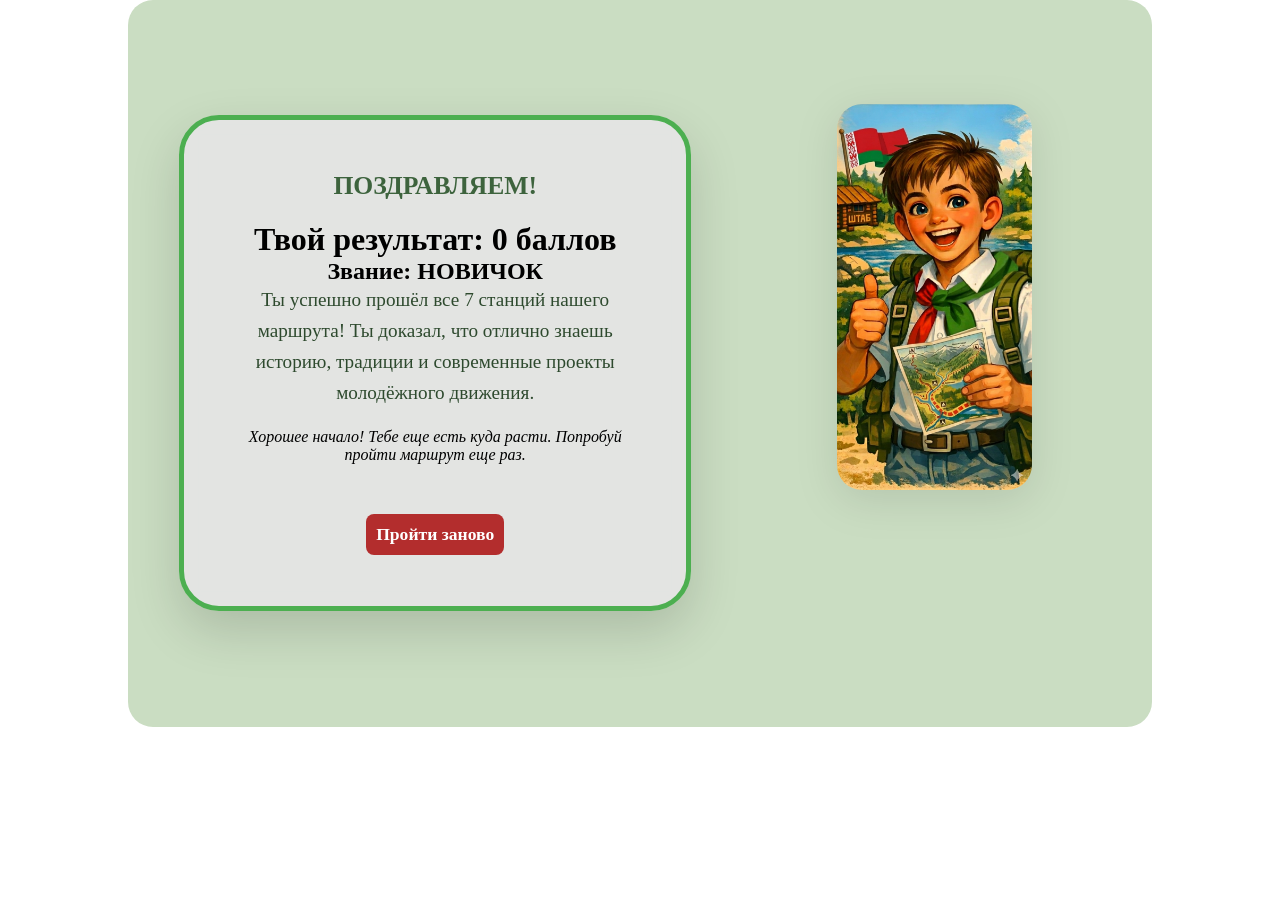
<file: finish.html>
<!DOCTYPE html>
<html lang="en">
<head>
    <meta charset="UTF-8">
    <meta name="viewport" content="width=device-width, initial-scale=1.0">
    <title>Финал: Пионер-Лидер</title>
     <link rel="stylesheet" href="style.css">
</head>
<body>
   <div class="start" style="flex-direction: column; justify-content: center; align-items: center; height: auto; max-height: 90vh; padding: 5% 0;">
        <div class="final-card" style="margin-left:5%; width: 50%;" >
            <h1 class="start_text_h1">ПОЗДРАВЛЯЕМ!</h1>
            <h1>Твой результат: <span id="final-points">0</span> баллов</h1>
    <h2 id="rank-text">Определяем ранг...</h2>
            
            <p style="font-size: 1.2rem; line-height: 1.6; color: #2e4a2e; margin-bottom: 20px;">
                Ты успешно прошёл все 7 станций нашего маршрута! Ты доказал, что отлично знаешь историю, традиции и современные проекты молодёжного движения.
            </p>

            <p id="feedback-message" style="font-style: italic; margin-bottom: 30px;"></p>

            <div style="display: flex; gap: 15px; justify-content: center; flex-wrap: wrap;">
                <a href="index.html" class="option_btn" style="width: auto; text-decoration: none; background-color: #b32d2d; color: white;" onclick="resetGame()">Пройти заново</a>
            </div>
        </div>
        
        <div class="start_img" style="margin-top: 30px;">
            <img src="pazan.png" alt="Пионер" style="max-width: 50%">
        </div>
    </div>
    <script src="script.js"></script>
</body>
</html>
</file>
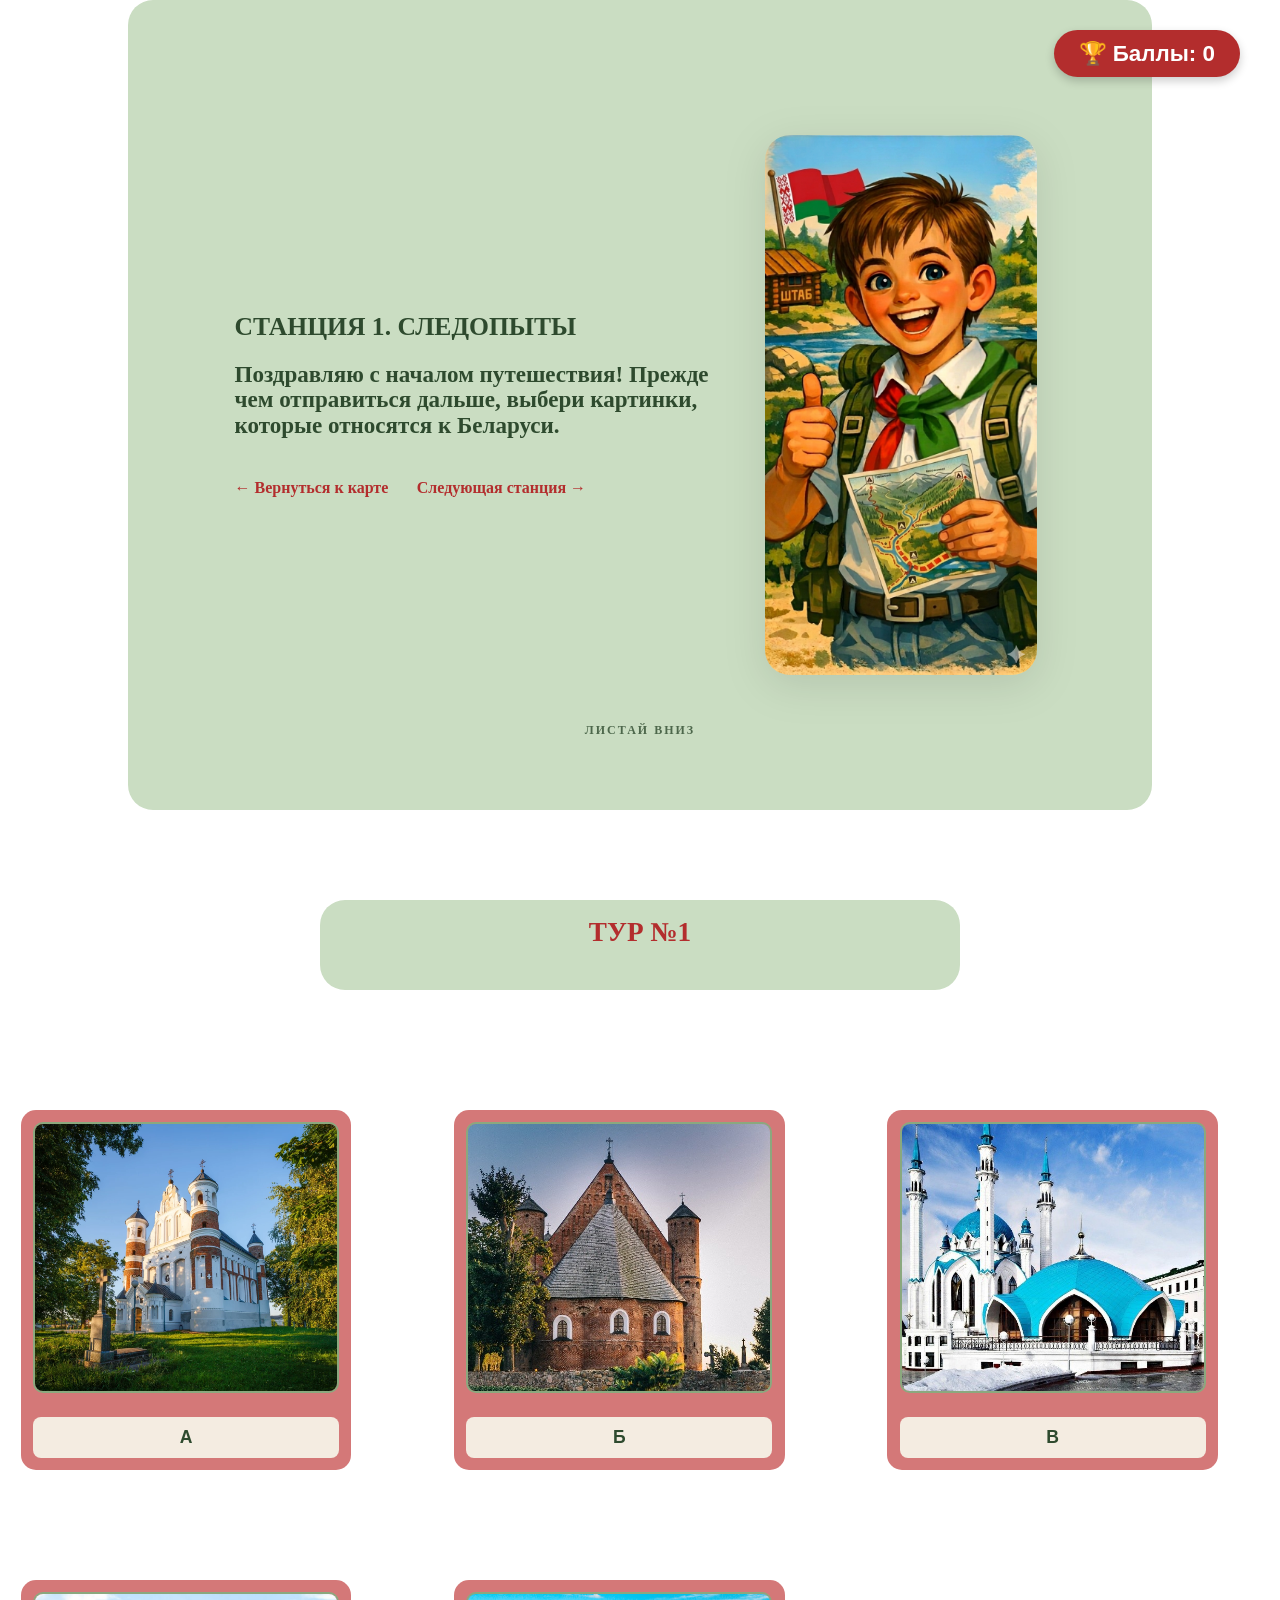
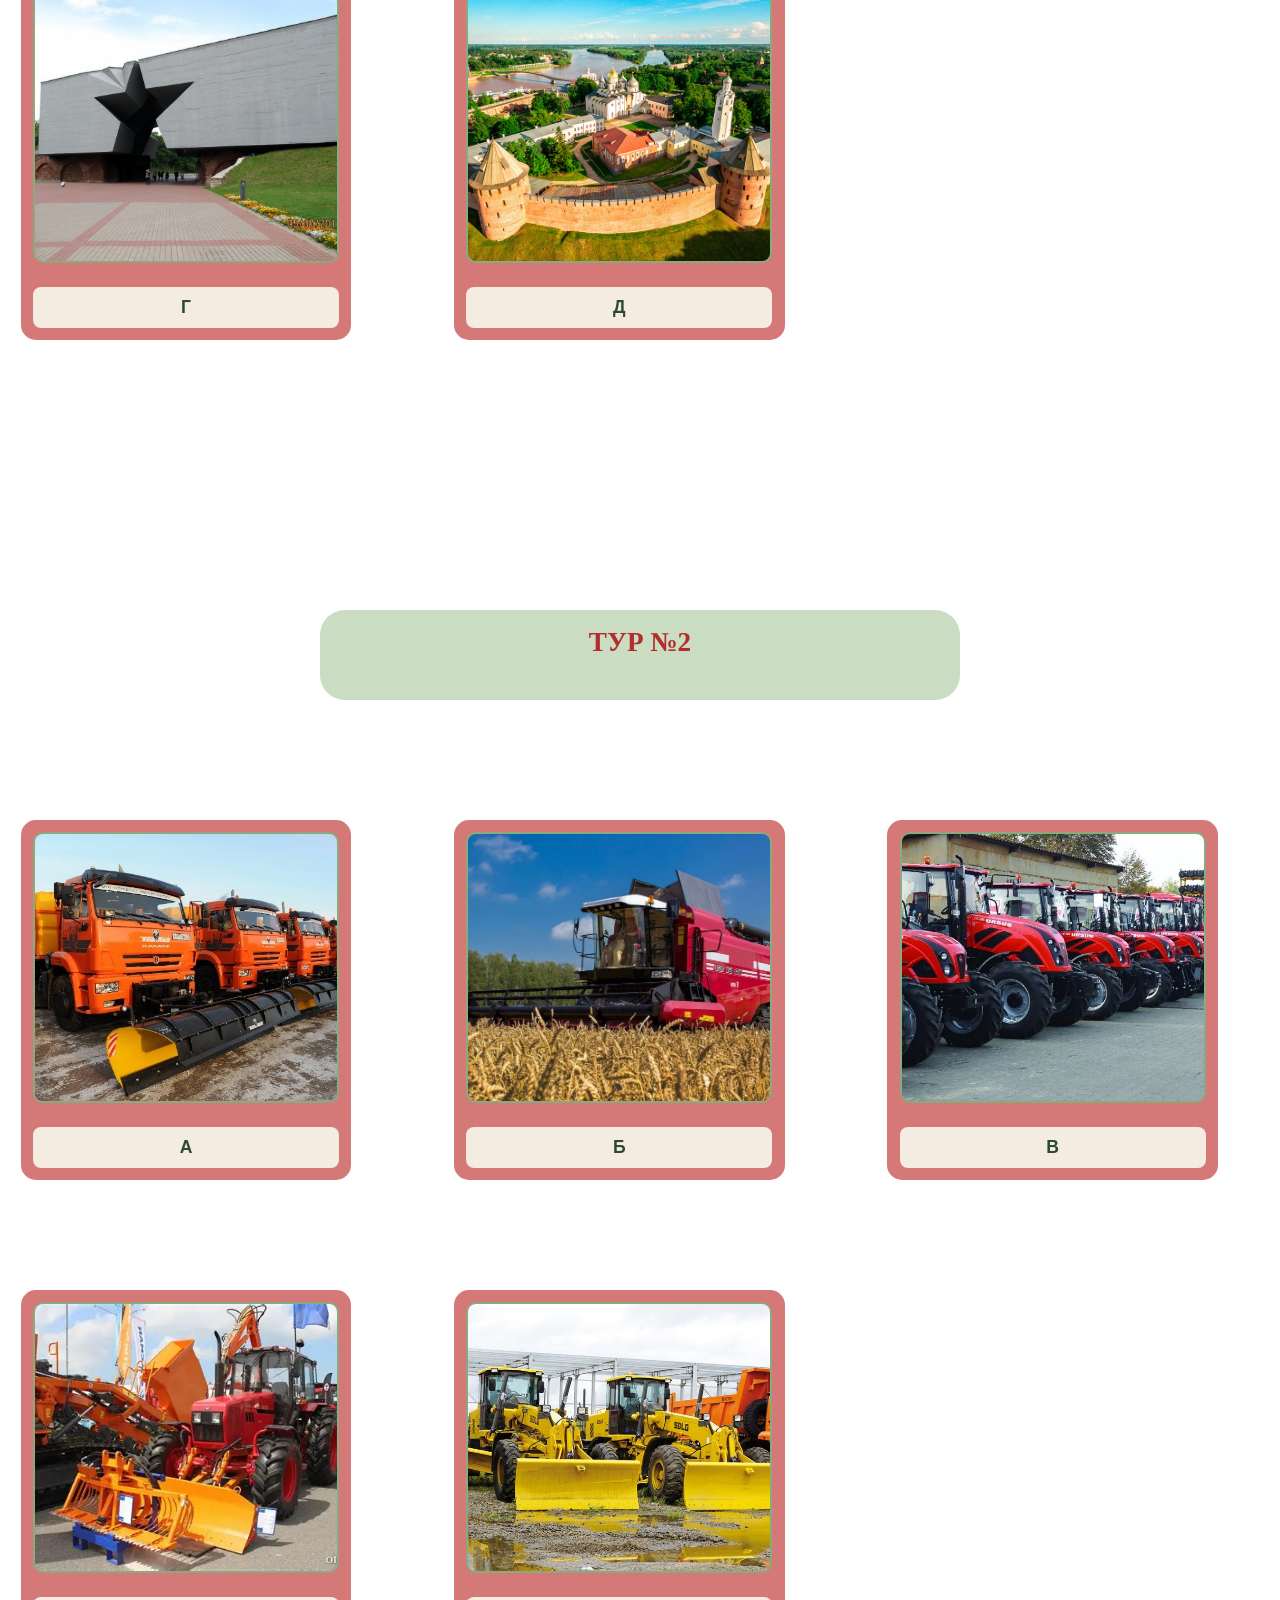
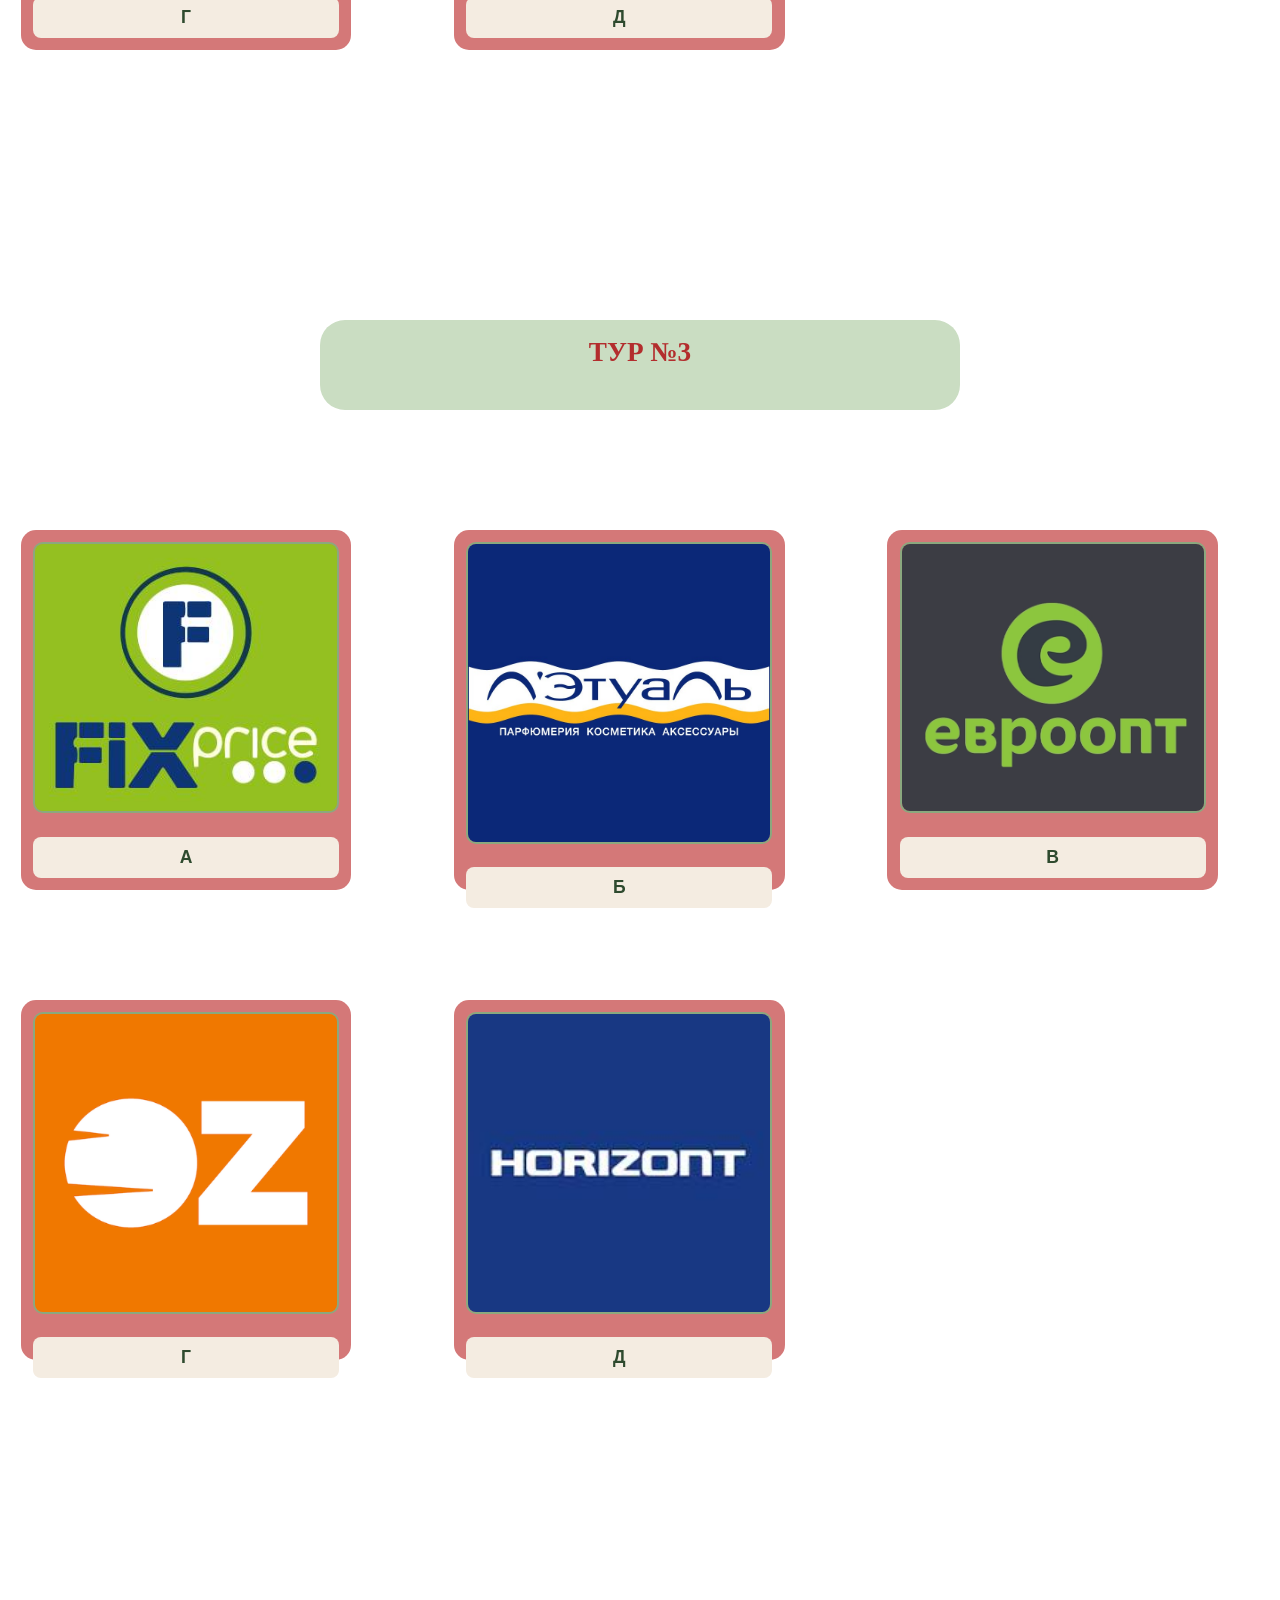
<file: station1.html>
<!DOCTYPE html>
<html lang="en">
<head>
    <meta charset="UTF-8">
    <meta name="viewport" content="width=device-width, initial-scale=1.0">
    <title>СТАНЦИЯ 1. СЛЕДОПЫТЫ</title>
    <link rel="stylesheet" href="style.css">
</head>
<body>
<div class="score-board">🏆 Баллы: <span id="total-score">0</span></div>
    <div class="start">
        <div class="start_text">
            <h1 class="start_text_h1">СТАНЦИЯ 1. СЛЕДОПЫТЫ</h1>
            <h1>Поздравляю с началом путешествия! Прежде чем отправиться дальше, выбери картинки, которые относятся к Беларуси.</h1>
            
        

            <a href="index.html" class="back_link">← Вернуться к карте</a>
            <a href="station2.html" class="next_link">Следующая станция →</a>
        </div>
        
        <div class="start_img">
            <img src="pazan.png" alt="Пионер">
        </div>
        <div class="scroll_indicator" onclick="document.querySelector('.tur').scrollIntoView({behavior: 'smooth'})">
        <span class="scroll_text">Листай вниз</span>
        <div class="arrow_container">
            <div class="chevron"></div>
            <div class="chevron"></div>
            <div class="chevron"></div>
        </div>
        </div>
    </div>
    <div class="tur">
        <h1>Тур №1</h1>
    </div>
    <div class="quiz_grid">
            <div class="quiz_item">
                <img src="тур1_а.webp" alt="Вариант А">
                <button class="option_btn correct" onclick="checkAnswer(this)">А</button>
            </div>
            <div class="quiz_item">
                <img src="тур1_б.jpg" alt="Вариант Б">
                <button class="option_btn correct" onclick="checkAnswer(this)">Б</button>
            </div>
            <div class="quiz_item">
                <img src="тур1_в.jpg" alt="Вариант В">
                <button class="option_btn wrong" onclick="checkAnswer(this)">В</button>
            </div>
            <div class="quiz_item">
                <img src="тур1_г.jpg" alt="Вариант Г">
                <button class="option_btn correct" onclick="checkAnswer(this)">Г</button>
            </div>
            <div class="quiz_item">
                <img src="тур1_д.png" alt="Вариант Д">
                <button class="option_btn wrong" onclick="checkAnswer(this)">Д</button>
            </div>
         </div>
         <div class="tur">
        <h1>Тур №2</h1>
    </div>
    <div class="quiz_grid">
            <div class="quiz_item">
                <img src="тур2_а.jpg" alt="Вариант А">
                <button class="option_btn wrong" onclick="checkAnswer(this)">А</button>
            </div>
            <div class="quiz_item">
                <img src="тур2_б.jpg" alt="Вариант Б">
                <button class="option_btn correct" onclick="checkAnswer(this)">Б</button>
            </div>
            <div class="quiz_item">
                <img src="тур2_в.jpg" alt="Вариант В">
                <button class="option_btn wrong" onclick="checkAnswer(this)">В</button>
            </div>
            <div class="quiz_item">
                <img src="тур2_г.png" alt="Вариант Г">
                <button class="option_btn correct" onclick="checkAnswer(this)">Г</button>
            </div>
            <div class="quiz_item">
                <img src="тур2_д.jpg" alt="Вариант Д">
                <button class="option_btn wrong" onclick="checkAnswer(this)">Д</button>
            </div>
         </div>
         <div class="tur">
        <h1>Тур №3</h1>
    </div>
    <div class="quiz_grid">
            <div class="quiz_item">
                <img src="тур3_а.png" alt="Вариант А">
                <button class="option_btn wrong" onclick="checkAnswer(this)">А</button>
            </div>
            <div class="quiz_item">
                <img src="тур3_б.png" alt="Вариант Б">
                <button class="option_btn wrong" onclick="checkAnswer(this)">Б</button>
            </div>
            <div class="quiz_item">
                <img src="тур3_в.png" alt="Вариант В">
                <button class="option_btn correct" onclick="checkAnswer(this)">В</button>
            </div>
            <div class="quiz_item">
                <img src="тур3_г.png" alt="Вариант Г">
                <button class="option_btn correct" onclick="checkAnswer(this)">Г</button>
            </div>
            <div class="quiz_item">
                <img src="тур3_д.png" alt="Вариант Д">
                <button class="option_btn correct" onclick="checkAnswer(this)">Д</button>
            </div>
         </div>

         <div id="finish-block" class="start" style="display: none; margin-top: 50px; margin-bottom: 50px;">
            <div class="start_text">
                <h1 class="start_text_h1">БЕЗУПРЕЧНО!</h1>
                <h1>Ты настоящий знаток своей Родины! Все испытания первой станции пройдены. Ты доказал, что достоин звания следопыта.</h1>
                <a href="station2.html" class="next_link">Следующая станция →</a>
            </div>
            <div class="start_img">
                <img src="pazan.png" alt="Пионер">
    </div>
</div>
<script src="script.js"></script>
<script src="script1.js"></script>
</body>
</html>
</file>
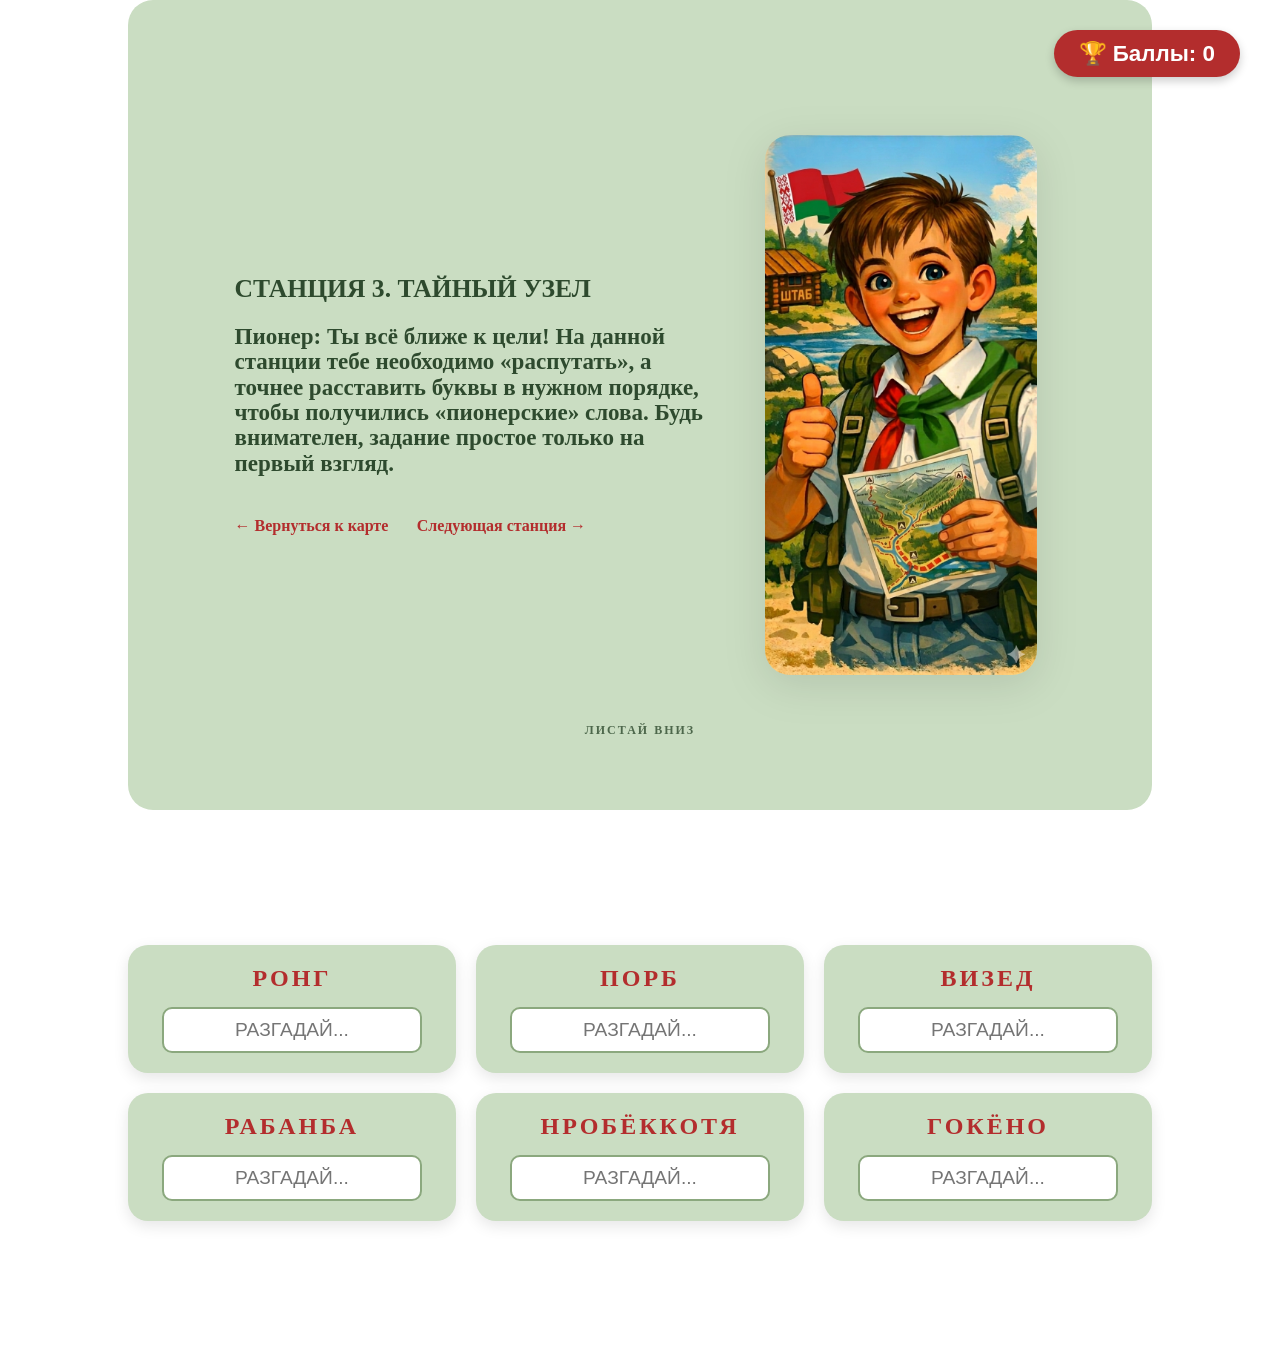
<file: station3.html>
<!DOCTYPE html>
<html lang="en">
<head>
    <meta charset="UTF-8">
    <meta name="viewport" content="width=device-width, initial-scale=1.0">
    <title>Станция 3: Тайный узел</title>
    <link rel="stylesheet" href="style.css">
</head>
<body>
    <div class="score-board">🏆 Баллы: <span id="total-score">0</span></div>
     <div class="start">
        <div class="start_text">
            <h1 class="start_text_h1">СТАНЦИЯ 3. ТАЙНЫЙ УЗЕЛ</h1>
            <h1>Пионер: Ты всё ближе к цели! На данной станции тебе необходимо «распутать», а точнее расставить буквы в нужном порядке, чтобы получились «пионерские» слова. Будь внимателен, задание простое только на первый взгляд.</h1>
            <a href="index.html" class="back_link">← Вернуться к карте</a>
            <a href="station4.html" class="next_link">Следующая станция →</a>
        </div>
        <div class="start_img">
            <img src="pazan.png" alt="Пионер">
        </div>
        <div class="scroll_indicator" onclick="document.querySelector('.game_cont_center').scrollIntoView({behavior: 'smooth'})">
        <span class="scroll_text">Листай вниз</span>
        <div class="arrow_container">
            <div class="chevron"></div>
            <div class="chevron"></div>
            <div class="chevron"></div>
        </div>
        </div>
    </div>

    <div class="game_cont_center">
        <div class="anagram_grid">
            <div class="anagram_item">
                <span class="scrambled">РОНГ</span>
                <input type="text" class="word_input" data-answer="ГОРН" placeholder="Разгадай..." oninput="checkWord(this)" autocomplete="off">
            </div>
            <div class="anagram_item">
                <span class="scrambled">ПОРБ</span>
                <input type="text" class="word_input" data-answer="БРПО" placeholder="Разгадай..." oninput="checkWord(this)" autocomplete="off">
            </div>
            <div class="anagram_item">
                <span class="scrambled">ВИЗЕД</span>
                <input type="text" class="word_input" data-answer="ДЕВИЗ" placeholder="Разгадай..." oninput="checkWord(this)" autocomplete="off">
            </div>
            <div class="anagram_item">
                <span class="scrambled">РАБАНБА</span>
                <input type="text" class="word_input" data-answer="БАРАБАН" placeholder="Разгадай..." oninput="checkWord(this)" autocomplete="off">
            </div>
            <div class="anagram_item">
                <span class="scrambled">НРОБЁККОТЯ</span>
                <input type="text" class="word_input" data-answer="ОКТЯБРЁНОК" placeholder="Разгадай..." oninput="checkWord(this)" autocomplete="off">
            </div>
            <div class="anagram_item">
                <span class="scrambled">ГОКЁНО</span>
                <input type="text" class="word_input" data-answer="ОГОНЁК" placeholder="Разгадай..." oninput="checkWord(this)" autocomplete="off">
            </div>
        </div>
    </div>

    <div id="finish-block" class="start" style="display: none; margin-top: 50px;">
        <div class="start_text">
            <h1 class="start_text_h1">УЗЕЛ РАСПУТАН!</h1>
            <h1>Великолепно! Ты мастерски владеешь пионерским словарем. Все слова расшифрованы верно!</h1>
            <a href="station4.html" class="option_btn" style="text-decoration: none; display: inline-block; width: auto; padding: 15px 30px; background-color: #4CAF50; color: white;">Продолжить путь</a>
        </div>
        <div class="start_img">
            <img src="pazan.png" alt="Пионер">
        </div>
    </div>

    <script src="script.js"></script>
</body>
</html>
</file>
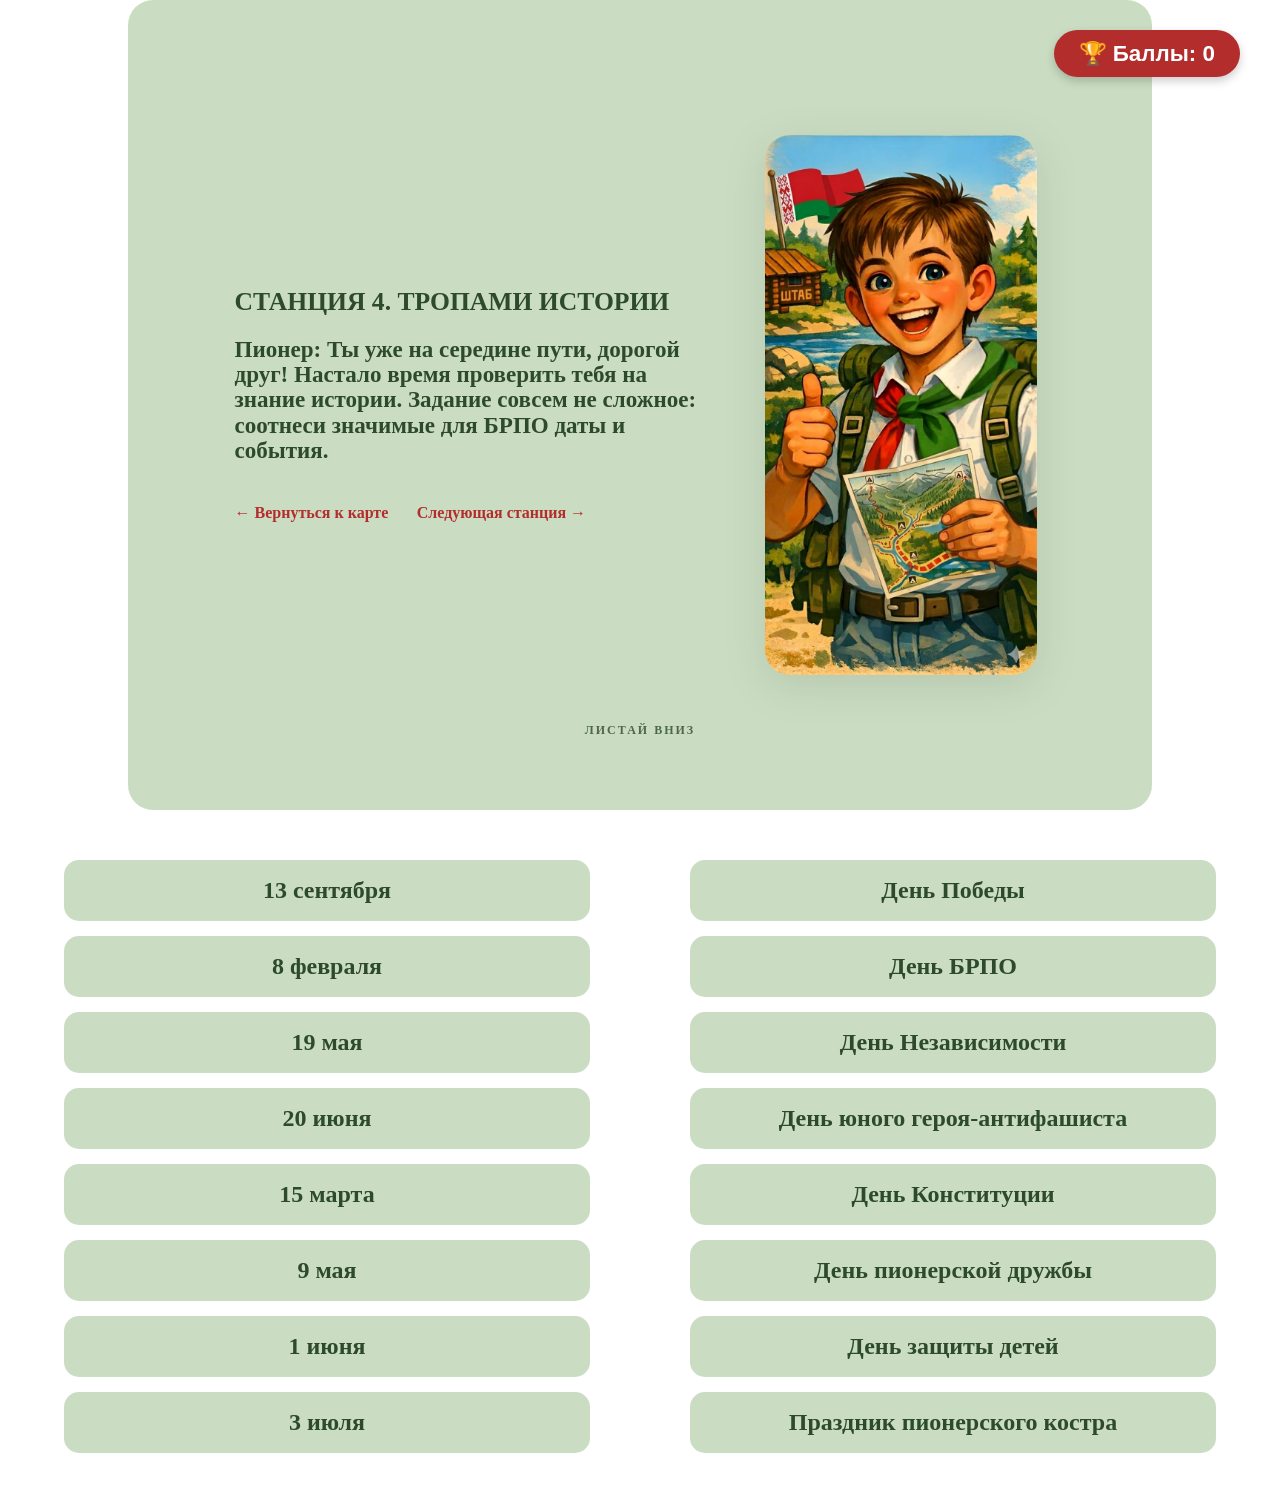
<file: station4.html>
<!DOCTYPE html>
<html lang="en">
<head>
    <meta charset="UTF-8">
    <meta name="viewport" content="width=device-width, initial-scale=1.0">
    <title>СТАНЦИЯ 4. ТРОПАМИ ИСТОРИИ</title>
    <link rel="stylesheet" href="style.css">
</head>
<body>
    <div class="score-board">🏆 Баллы: <span id="total-score">0</span></div>
    <div class="start">
        <div class="start_text">
            <h1 class="start_text_h1">СТАНЦИЯ 4. ТРОПАМИ ИСТОРИИ</h1>
            <h1>Пионер: Ты уже на середине пути, дорогой друг! Настало время проверить тебя на знание истории. Задание совсем не сложное: соотнеси значимые для БРПО даты и события.</h1>
            <a href="index.html" class="back_link">← Вернуться к карте</a>
            <a href="station5.html" class="next_link">Следующая станция →</a>
        </div>
        <div class="start_img">
            <img src="pazan.png" alt="Пионер">
        </div>
        <div class="scroll_indicator" onclick="document.querySelector('.matching_container').scrollIntoView({behavior: 'smooth'})">
        <span class="scroll_text">Листай вниз</span>
        <div class="arrow_container">
            <div class="chevron"></div>
            <div class="chevron"></div>
            <div class="chevron"></div>
        </div>
        </div>
    </div>

    <div class="game_section">
        <div class="matching_container">
            <div class="column" id="dates">
                <div class="match_item" data-id="1">13 сентября</div>
                <div class="match_item" data-id="2">8 февраля</div>
                <div class="match_item" data-id="3">19 мая</div>
                <div class="match_item" data-id="4">20 июня</div>
                <div class="match_item" data-id="5">15 марта</div>
                <div class="match_item" data-id="6">9 мая</div>
                <div class="match_item" data-id="7">1 июня</div>
                <div class="match_item" data-id="8">3 июля</div>
            </div>
            <div class="column" id="events">
                <div class="match_item" data-id="6">День Победы</div>
                <div class="match_item" data-id="1">День БРПО</div>
                <div class="match_item" data-id="8">День Независимости</div>
                <div class="match_item" data-id="2">День юного героя-антифашиста</div>
                <div class="match_item" data-id="5">День Конституции</div>
                <div class="match_item" data-id="3">День пионерской дружбы</div>
                <div class="match_item" data-id="7">День защиты детей</div>
                <div class="match_item" data-id="4">Праздник пионерского костра</div>
            </div>
        </div>
    </div>

    <div id="finish-block" class="start" style="display: none; margin-top: 50px;">
        <div class="start_text">
            <h1 class="start_text_h1">ИСТОРИЯ ОСВОЕНА!</h1>
            <h1>Ты отлично знаешь важные даты. Память о прошлом — это путь в будущее!</h1>
            <a href="station5.html" class="option_btn" style="text-decoration: none; display: inline-block; width: auto; padding: 15px 30px; background-color: #4CAF50; color: white;">Продолжить путь</a>
        </div>
        <div class="start_img">
            <img src="pazan.png" alt="Пионер">
        </div>
    </div>

    

    <script src="script2.js"></script>
    <script src="script.js"></script>
</body>
</html>
</file>
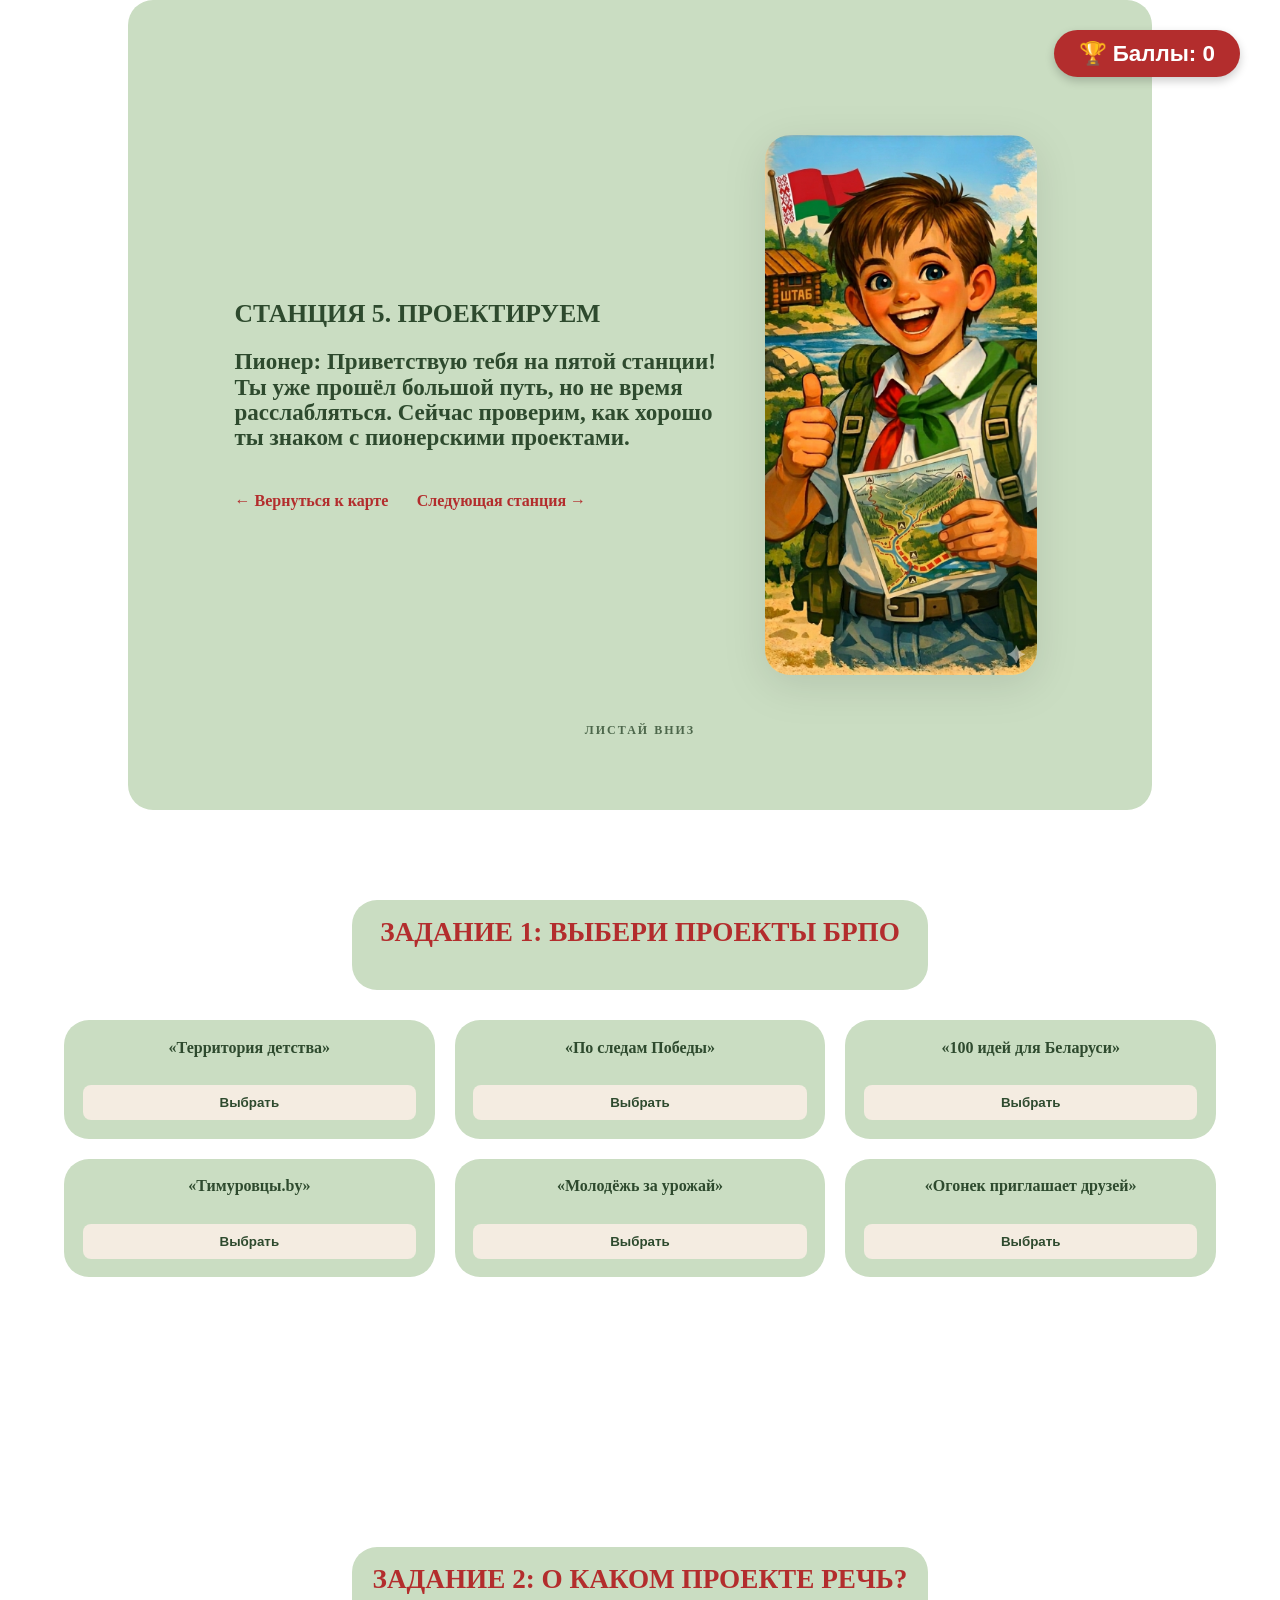
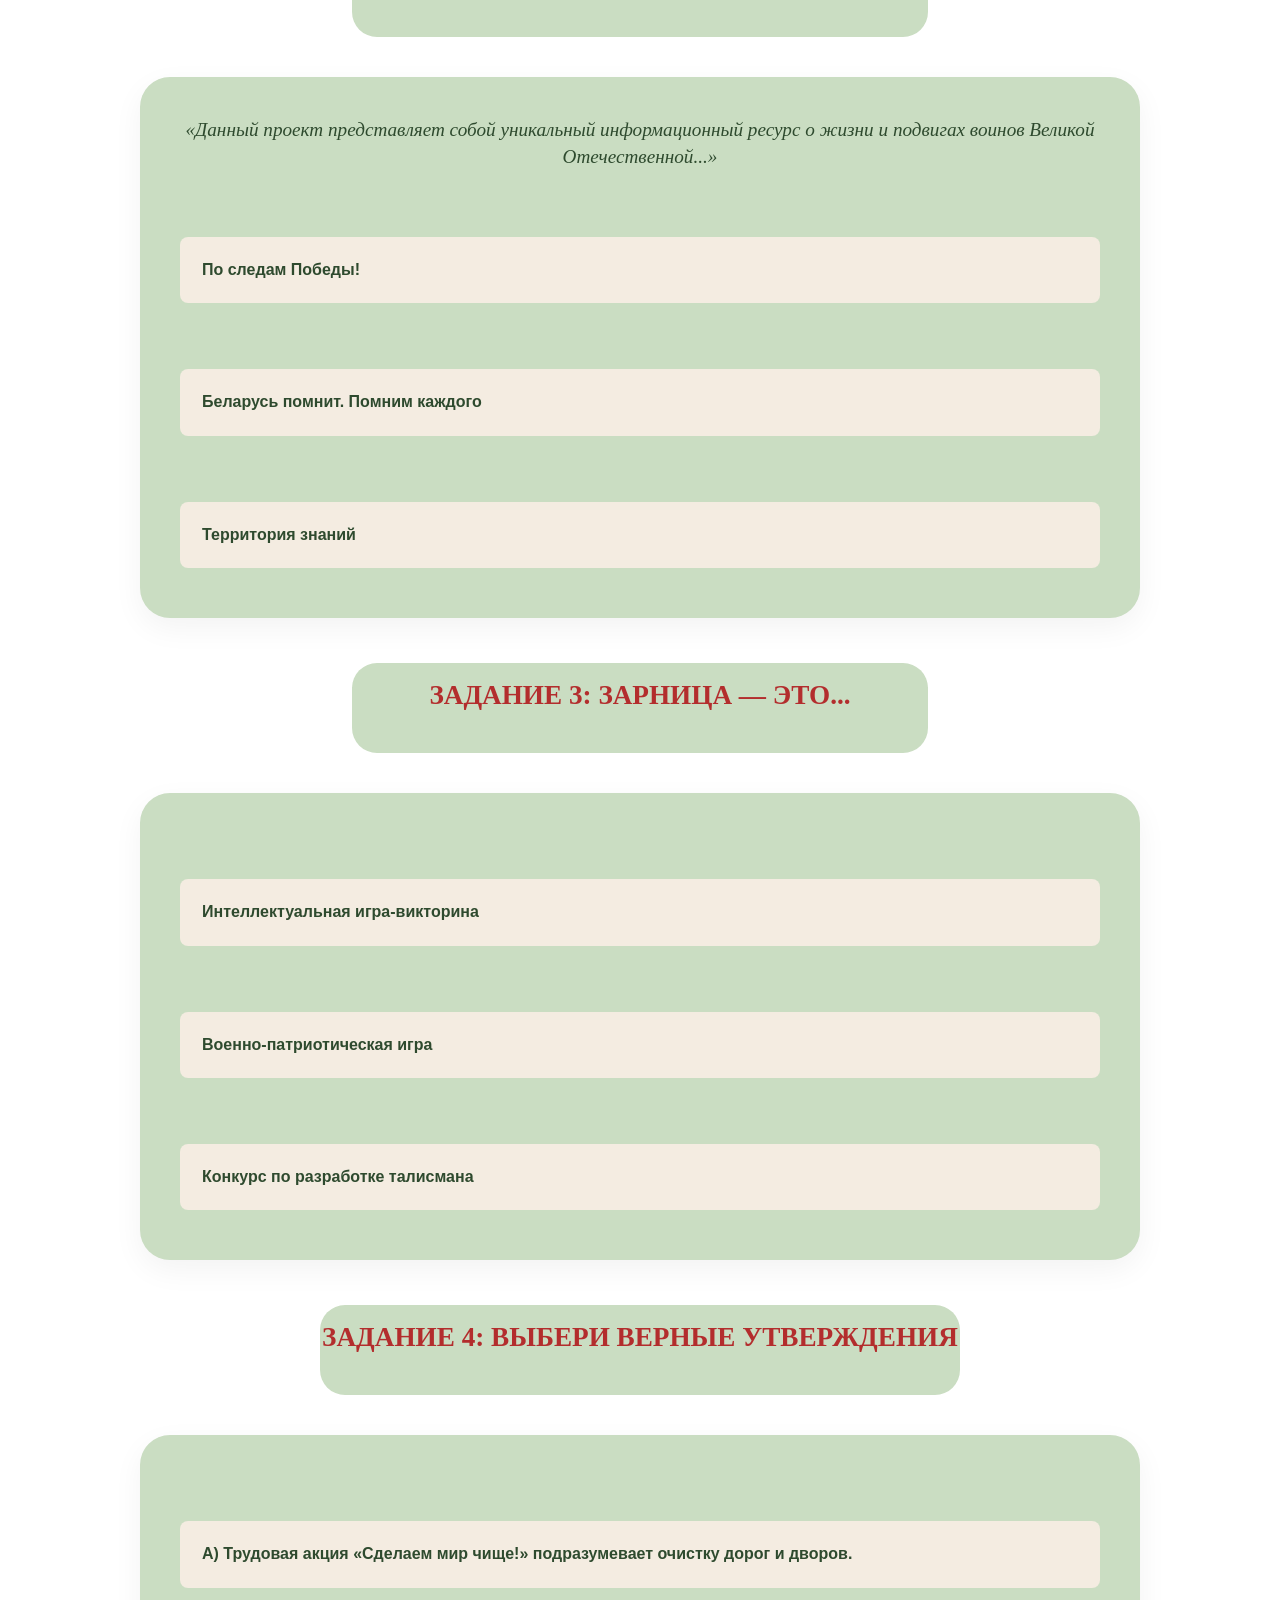
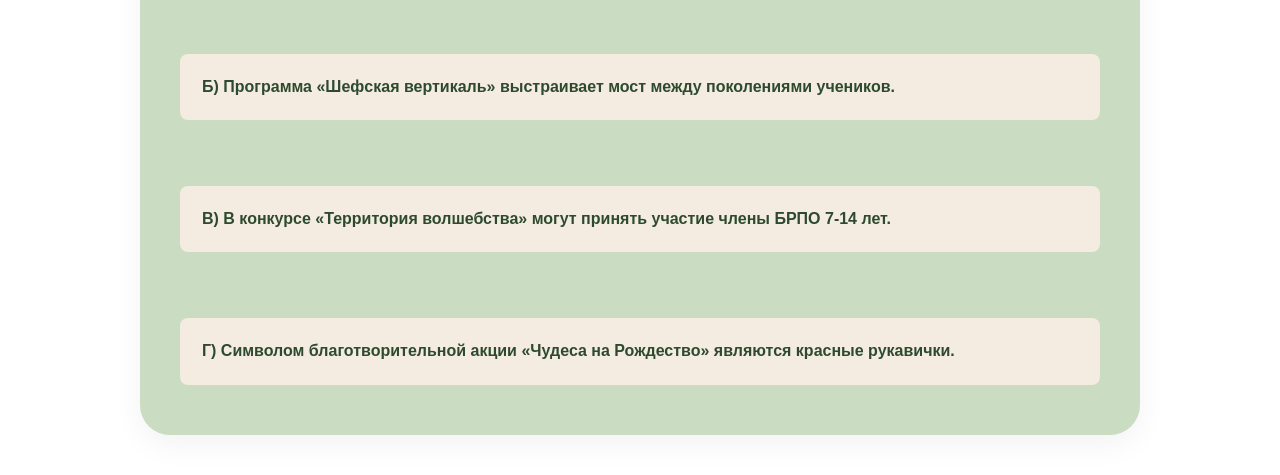
<file: station5.html>
<!DOCTYPE html>
<html lang="en">
<head>
    <meta charset="UTF-8">
    <meta name="viewport" content="width=device-width, initial-scale=1.0">
    <title>СТАНЦИЯ 5. ПРОЕКТИРУЕМ</title>
    <link rel="stylesheet" href="style.css">
</head>
<body>
    <div class="score-board">🏆 Баллы: <span id="total-score">0</span></div>
    <div class="start">
        <div class="start_text">
            <h1 class="start_text_h1">СТАНЦИЯ 5. ПРОЕКТИРУЕМ</h1>
            <h1>Пионер: Приветствую тебя на пятой станции! Ты уже прошёл большой путь, но не время расслабляться. Сейчас проверим, как хорошо ты знаком с пионерскими проектами.</h1>
            <a href="index.html" class="back_link">← Вернуться к карте</a>
            <a href="station6.html" class="next_link">Следующая станция →</a>
        </div>
        <div class="start_img">
            <img src="pazan.png" alt="Пионер">
        </div>
        <div class="scroll_indicator" onclick="document.querySelector('.tur').scrollIntoView({behavior: 'smooth'})">
        <span class="scroll_text">Листай вниз</span>
        <div class="arrow_container">
            <div class="chevron"></div>
            <div class="chevron"></div>
            <div class="chevron"></div>
        </div>
        </div>
    </div>

    <div class="game_section">
        <div class="tur"><h1>Задание 1: Выбери проекты БРПО</h1></div>
        <div class="quiz_grid ">
            <div class="quiz_item_station5">
                <p>«Территория детства»</p>
                <button class="option_btn_station5 correct" onclick="checkProject(this)">Выбрать</button>
            </div>
            <div class="quiz_item_station5">
                <p>«По следам Победы»</p>
                <button class="option_btn_station5 correct" onclick="checkProject(this)">Выбрать</button>
            </div>
            <div class="quiz_item_station5">
                <p>«100 идей для Беларуси»</p>
                <button class="option_btn_station5 wrong" onclick="checkProject(this)">Выбрать</button>
            </div>
            <div class="quiz_item_station5">
                <p>«Тимуровцы.by»</p>
                <button class="option_btn_station5 correct" onclick="checkProject(this)">Выбрать</button>
            </div>
            <div class="quiz_item_station5">
                <p>«Молодёжь за урожай»</p>
                <button class="option_btn_station5 wrong" onclick="checkProject(this)">Выбрать</button>
            </div>
            <div class="quiz_item_station5">
                <p>«Огонек приглашает друзей»</p>
                <button class="option_btn_station5 correct" onclick="checkProject(this)">Выбрать</button>
            </div>
        </div>

        <div class="tur" style="margin-top: 5vh; "><h1>Задание 2: О каком проекте речь?</h1></div>
        <div class="test_container">
            <p class="question_text">«Данный проект представляет собой уникальный информационный ресурс о жизни и подвигах воинов Великой Отечественной...»</p>
            <div class="test_options">
                <button class="option_btn wrong" onclick="checkTest(this)">По следам Победы!</button>
                <button class="option_btn correct" onclick="checkTest(this)">Беларусь помнит. Помним каждого</button>
                <button class="option_btn wrong" onclick="checkTest(this)">Территория знаний</button>
            </div>
        </div>

        <div class="tur" style="margin-top: 5vh; text-align: center;"><h1>Задание 3: Зарница — это...</h1></div>
        <div class="test_container">
            <div class="test_options">
                <button class="option_btn wrong" onclick="checkTest(this)">Интеллектуальная игра-викторина</button>
                <button class="option_btn correct" onclick="checkTest(this)">Военно-патриотическая игра</button>
                <button class="option_btn wrong" onclick="checkTest(this)">Конкурс по разработке талисмана</button>
            </div>
        </div>
    </div>

    <div class="tur" style="margin-top: 5vh; text-align: center;">
    <h1>Задание 4: Выбери верные утверждения</h1>
</div>
<div class="test_container">
    <div class="test_options" style="display: flex; flex-direction: column; gap: 10px; align-items: center;">
        <button class="option_btn wrong" onclick="checkFinalStep(this)">А) Трудовая акция «Сделаем мир чище!» подразумевает очистку дорог и дворов.</button>
        <button class="option_btn correct" onclick="checkFinalStep(this)">Б) Программа «Шефская вертикаль» выстраивает мост между поколениями учеников.</button>
        <button class="option_btn correct" onclick="checkFinalStep(this)">В) В конкурсе «Территория волшебства» могут принять участие члены БРПО 7-14 лет.</button>
        <button class="option_btn correct" onclick="checkFinalStep(this)">Г) Символом благотворительной акции «Чудеса на Рождество» являются красные рукавички.</button>
    </div>
</div>

    <div id="finish-block" class="start" style="display: none; margin-top: 20vh;">
    <div class="start_text">
        <h1 class="start_text_h1">ПРОЕКТЫ ИЗУЧЕНЫ!</h1>
        <h1>Великолепно! Ты настоящий эксперт в деятельности пионерской организации. Остался последний рывок!</h1>
        <a href="station6.html" class="next_link">Следующая станция →</a>
    </div>

    <div class="start_img">
            <img src="pazan.png" alt="Пионер">
        </div>
</div>

    <script src="script3.js"></script>
</body>
</html>
</file>
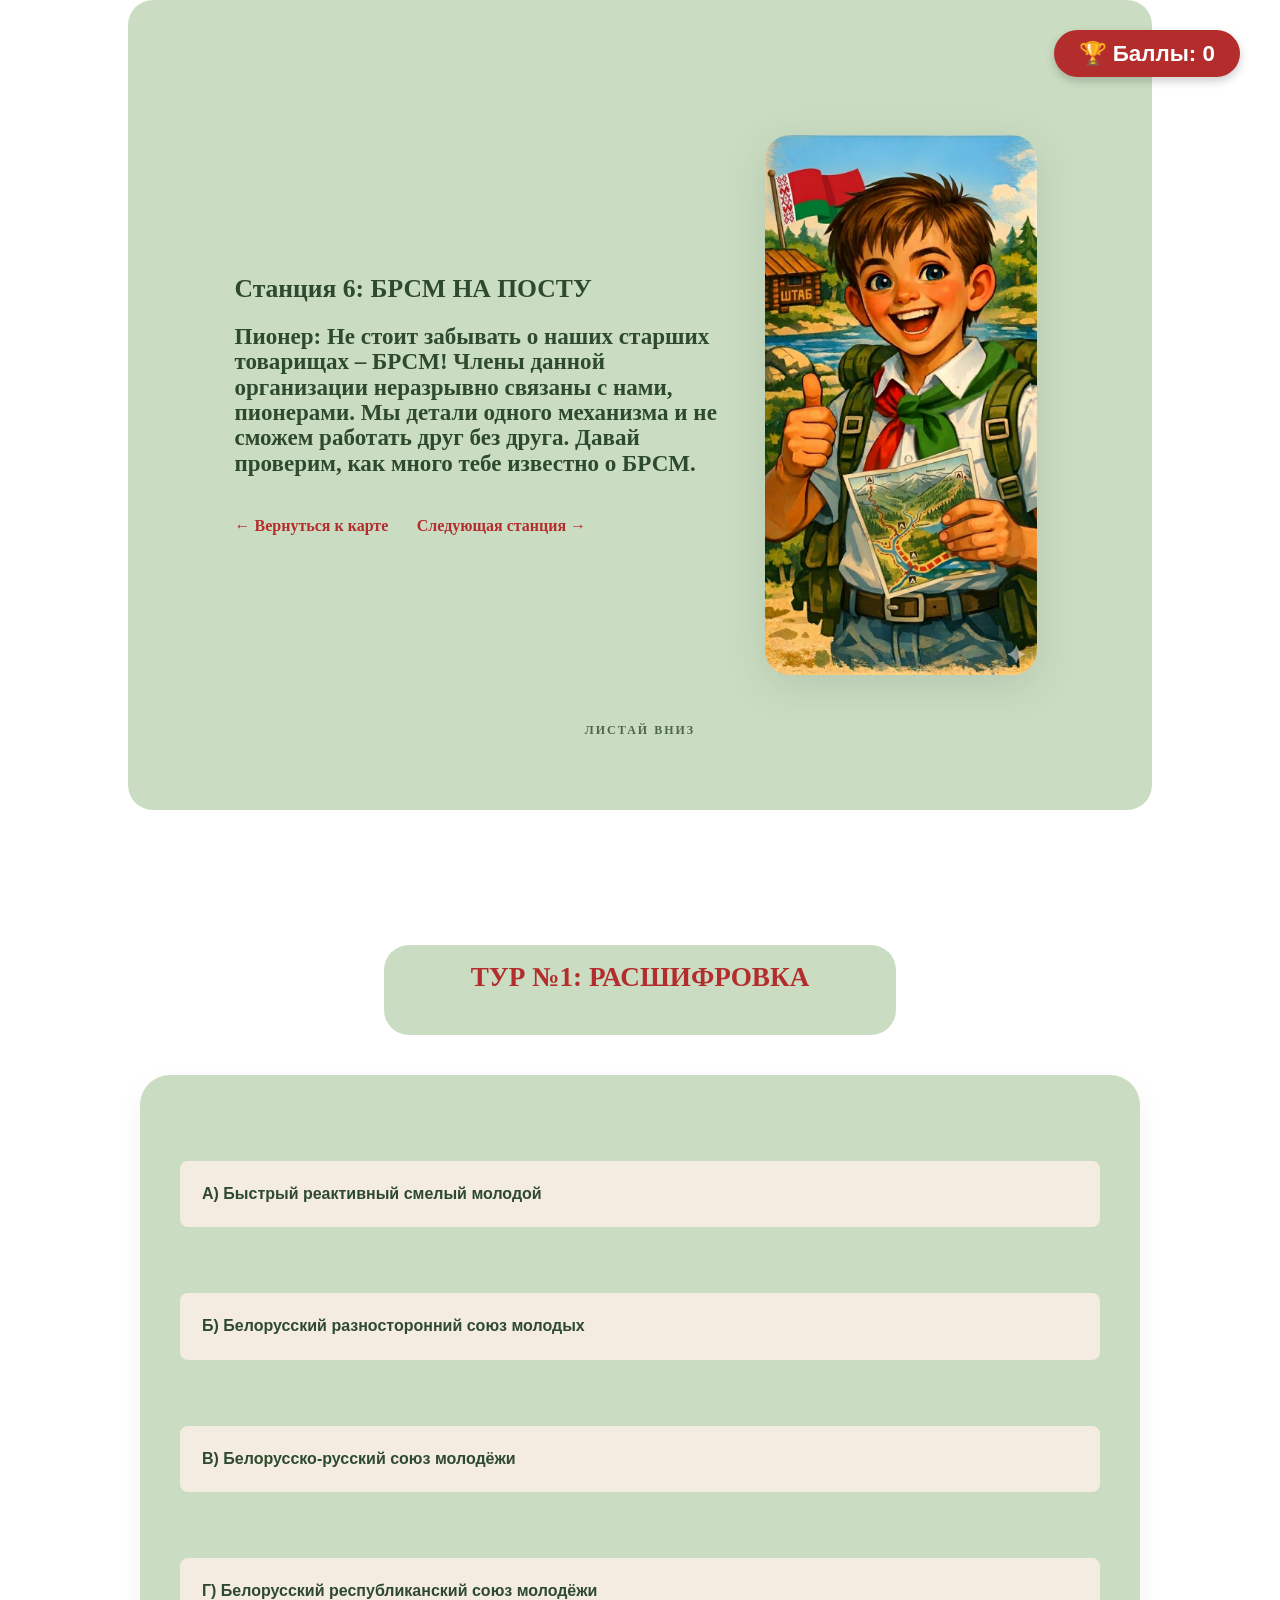
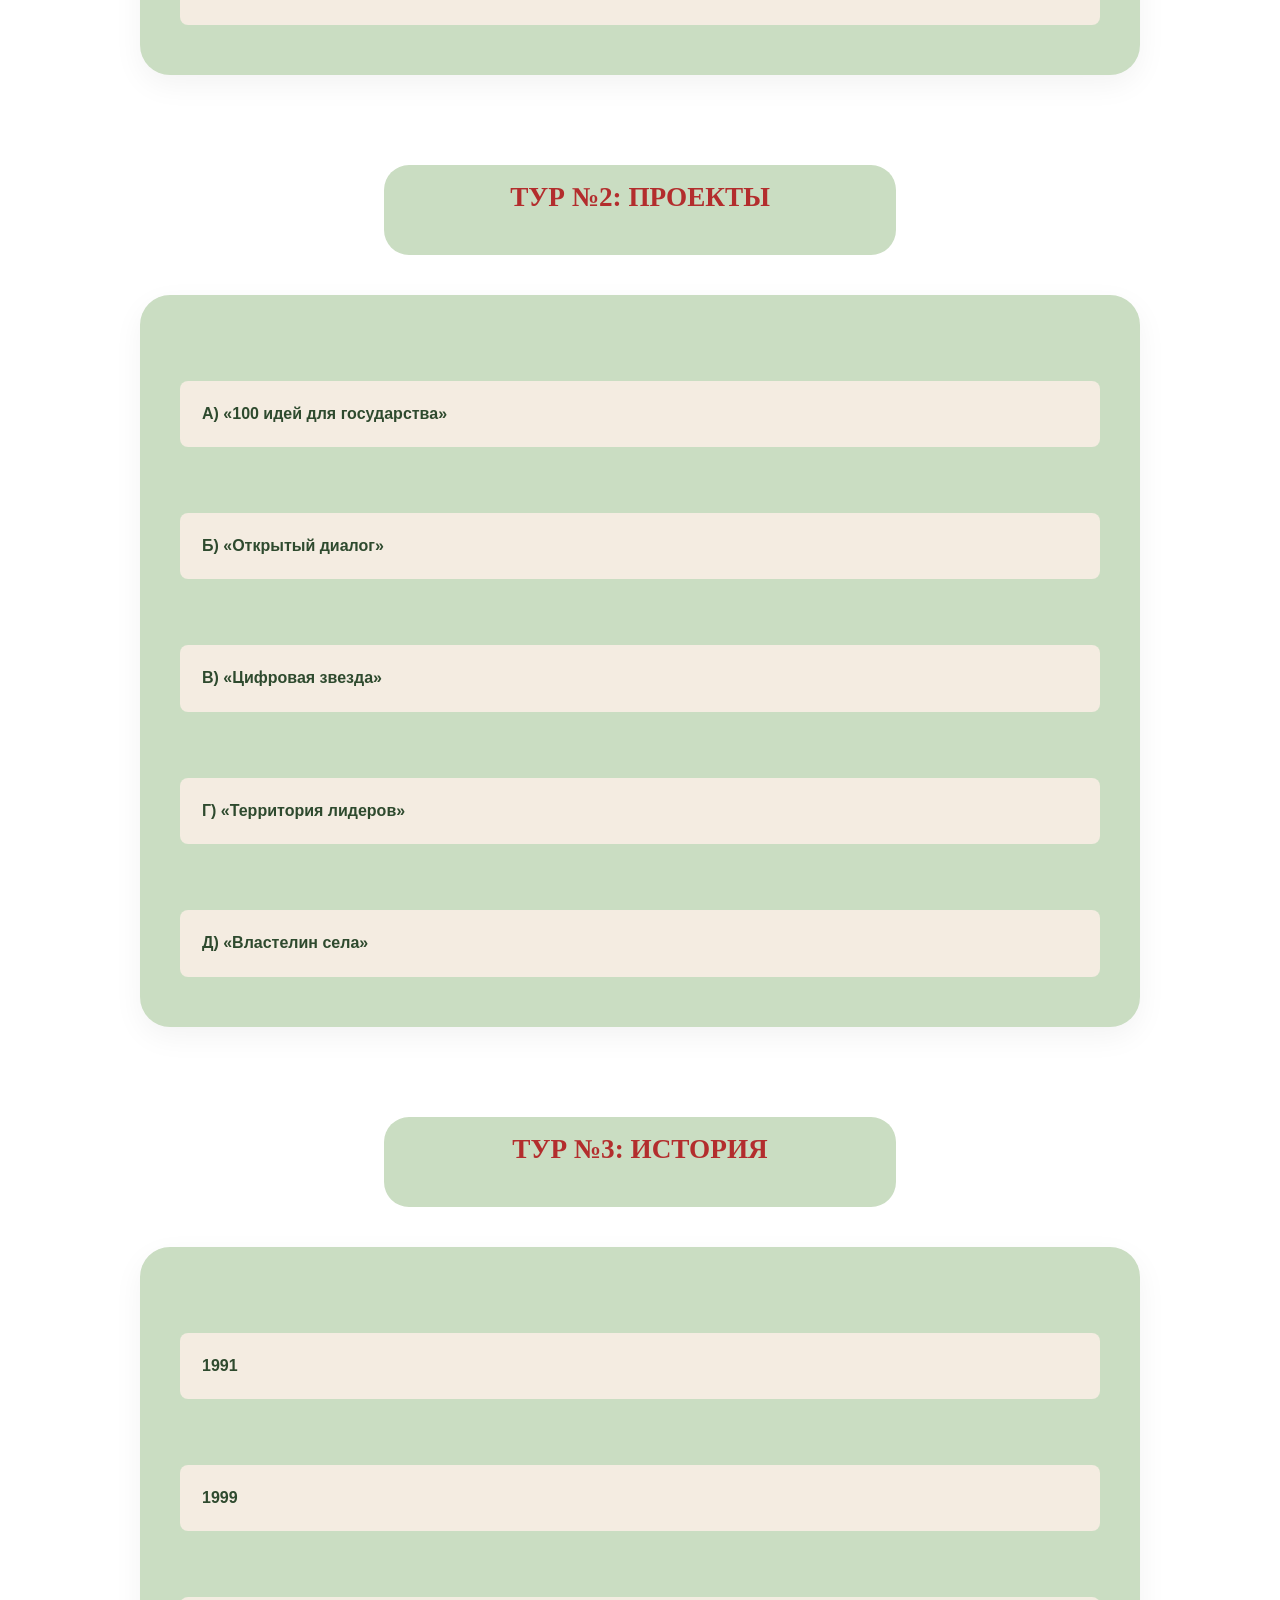
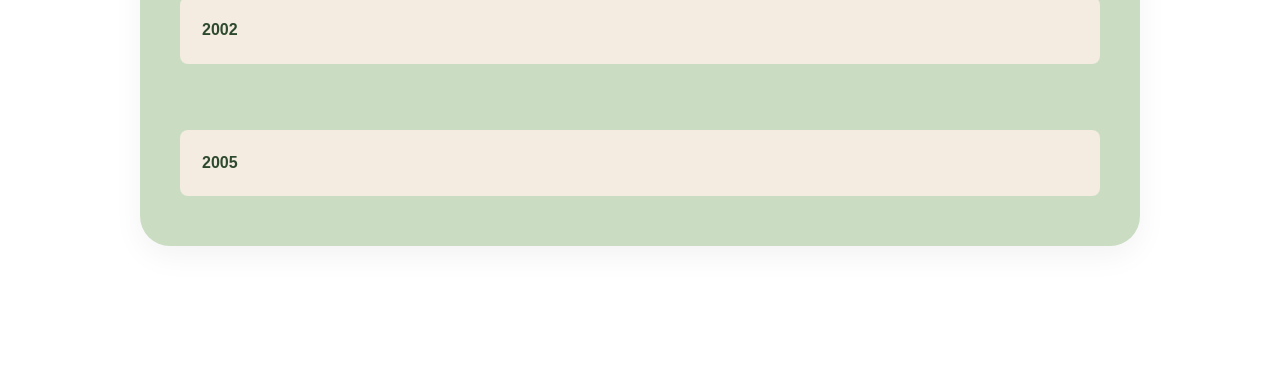
<file: station6.html>
<!DOCTYPE html>
<html lang="en">
<head>
    <meta charset="UTF-8">
    <meta name="viewport" content="width=device-width, initial-scale=1.0">
    <title>Станция 6: БРСМ НА ПОСТУ</title>
    <link rel="stylesheet" href="style.css">
</head>
<body>
    <div class="score-board">🏆 Баллы: <span id="total-score">0</span></div>
    <div class="start">
        <div class="start_text">
            <h1 class="start_text_h1">Станция 6: БРСМ НА ПОСТУ</h1>
            <h1>Пионер: Не стоит забывать о наших старших товарищах – БРСМ! Члены данной организации неразрывно связаны с нами, пионерами. Мы детали одного механизма и не сможем работать друг без друга. Давай проверим, как много тебе известно о БРСМ. </h1>
            <a href="index.html" class="back_link">← Вернуться к карте</a>
            <a href="station7.html" class="next_link">Следующая станция →</a>
        </div>
        <div class="start_img">
            <img src="pazan.png" alt="Пионер">
        </div>
        <div class="scroll_indicator" onclick="document.querySelector('.tur').scrollIntoView({behavior: 'smooth'})">
        <span class="scroll_text">Листай вниз</span>
        <div class="arrow_container">
            <div class="chevron"></div>
            <div class="chevron"></div>
            <div class="chevron"></div>
        </div>
        </div>
    </div>



    <div class="game_cont_center">
        <div class="tur">
            <h1>Тур №1: Расшифровка</h1>
        </div>
        <div class="test_container">
            <div class="test_options">
                <button class="option_btn wrong" onclick="checkFinal(this, true)">А) Быстрый реактивный смелый молодой</button>
                <button class="option_btn wrong" onclick="checkFinal(this, true)">Б) Белорусский разносторонний союз молодых</button>
                <button class="option_btn wrong" onclick="checkFinal(this, true)">В) Белорусско-русский союз молодёжи</button>
                <button class="option_btn correct" onclick="checkFinal(this, true)">Г) Белорусский республиканский союз молодёжи</button>
            </div>
        </div>

        <div class="tur">
            <h1>Тур №2: Проекты</h1>
        </div>
        <div class="test_container">
            <div class="test_options">
                <button class="option_btn wrong" onclick="checkFinal(this)">А) «100 идей для государства»</button>
                <button class="option_btn correct" onclick="checkFinal(this)">Б) «Открытый диалог»</button>
                <button class="option_btn correct" onclick="checkFinal(this)">В) «Цифровая звезда»</button>
                <button class="option_btn wrong" onclick="checkFinal(this)">Г) «Территория лидеров»</button>
                <button class="option_btn correct" onclick="checkFinal(this)">Д) «Властелин села»</button>
            </div>
        </div>

        <div class="tur">
            <h1>Тур №3: История</h1>
        </div>
        <div class="test_container">
            <div class="test_options">
                <button class="option_btn wrong" onclick="checkFinal(this, true)">1991</button>
                <button class="option_btn wrong" onclick="checkFinal(this, true)">1999</button>
                <button class="option_btn correct" onclick="checkFinal(this, true)">2002</button>
                <button class="option_btn wrong" onclick="checkFinal(this, true)">2005</button>
            </div>
        </div>
    </div>




    <div id="finish-block" class="start" style="display: none; margin-top: 50px;">
        <div class="start_text">
            <h1 class="start_text_h1">МОЛОДЕЦ!</h1>
            <h1>Ура! Ты прошел почти все испытания и доказываешь, что являешься настоящим знатоком пионерского движения. </h1>
             <a href="station7.html" class="next_link">Следующая станция →</a>
        </div>
        <div class="start_img">
            <img src="pazan.png" alt="Пионер">
        </div>
    </div>

    <script src="script4.js"></script>
    <script src="script.js"></script>
</body>
</html>
</file>
<file: style.css>
*{
    margin: 0%;
    padding: 0%;
    box-sizing: border-box;
}

.scroll_indicator {
    margin-bottom: 2%;
    position: absolute;
    bottom: 20px;
    left: 50%;
    transform: translateX(-50%);
    display: flex;
    flex-direction: column;
    align-items: center;
    cursor: pointer;
    z-index: 20;
}

.scroll_text {
    font-size: 0.75rem;
    font-weight: bold;
    color: #2e4a2e;
    letter-spacing: 2px;
    text-transform: uppercase;
    margin-bottom: 8px;
    opacity: 0.8;
}

/* Контейнер для шевронов */
.arrow_container {
    position: relative;
    width: 24px;
    height: 24px;
}

.chevron {
    position: absolute;
    width: 24px;
    height: 6px;
    opacity: 0;
    transform: scale3d(0.5, 0.5, 0.5);
    animation: move-chevron 3s ease-out infinite;
}

.chevron:first-child {
    animation-delay: 1s;
}

.chevron:nth-child(2) {
    animation-delay: 2s;
}

.chevron:before,
.chevron:after {
    content: ' ';
    position: absolute;
    top: 0;
    height: 100%;
    width: 51%;
    background: #b32d2d; /* Цвет твоего галстука */
}

.chevron:before {
    left: 0;
    transform: skew(0deg, 30deg);
}

.chevron:after {
    right: 0;
    width: 50%;
    transform: skew(0deg, -30deg);
}

/* Анимация движения и появления */
@keyframes move-chevron {
    25% {
        opacity: 1;
    }
    33% {
        opacity: 1;
        transform: translateY(15px);
    }
    67% {
        opacity: 1;
        transform: translateY(30px);
    }
    100% {
        opacity: 0;
        transform: translateY(45px) scale3d(0.5, 0.5, 0.5);
    }
}

.score-board {
    position: fixed;
    top: 20px;
    right: 20px;
    background: #b32d2d;
    color: white;
    padding: 10px 20px;
    border-radius: 50px;
    font-weight: bold;
    z-index: 1000;
    box-shadow: 0 4px 10px rgba(0,0,0,0.2);
    font-family: sans-serif;
}

.start {
    position: relative;
    width: 80%;           /* Занимает 90% ширины экрана */
    min-height: auto; 
    max-height: 90vh;    /* Высота подстраивается под текст */
    margin: 30px auto;    /* Отступ сверху/снизу и центрирование */
    display: flex;
    flex-wrap: wrap;      /* Важно: позволяет картинке уйти под текст на узких экранах */
    justify-content: center;
    align-items: center;
    border-radius: 25px;
    background-color: rgb(202, 221, 194);
    padding: 20px;        /* Внутренние отступы, чтобы текст не прилипал */
}
.start_text{
    flex: 1 1 500px; /* Позволяет блоку занимать доступное место, но не менее 500px */
    max-height: 90vh; 
    padding: 2%;
    width: 70%; 
    h1{
        font-size: clamp(1rem, 1.8vw, 1.8rem);
        line-height: 1.1;
        color: #2e4a2e;
        margin-bottom: 1.3rem;
    }
    h2{
        font-size: 1.5rem;
        margin-top: 2%;
    }
    ul{
        font-size: clamp(1rem, 1.8vw, 1.5rem);
        margin-top: 1.5rem;
        margin-left: 1.5rem;
        list-style-type: none;
    }
    li{
        margin-bottom: 0.8rem;
        position: relative;
    }
}

.start_text ul li::before {
    content: "🚩";
    margin-right: 10px;
}

.start_text_h1{
    font-size: clamp(1.1rem, 2vw, 1.8rem) !important;
    font-weight: bold;
    color: #3d633d;
}
.start_img{
    width: 40%;
    flex: 1 1 300px;      /* Блок картинки также эластичен */
    display: flex;
    justify-content: center;
    align-items: center;
    padding: 10px;
    max-height: 90vh; 
    img{          /* Картинка подстраивается под размер родителя */
    max-width: 90%;     /* Ограничим максимальный размер, чтобы не была огромной */
    border-radius: 25px;
    max-height: 80vh; 
    }
}

.maps{
    width: 80%;
    height: 95vh;
    margin-left: 10%;
    margin-top: 15vh;
    margin-bottom: 15vh;
    
}
.maps_cont{
    width: 100%;
    height: 100%;
    background-color: rgb(202, 221, 194);
    border-radius: 25px;
    display: flex;
    justify-content: center;
    align-items: center;
}

.map_wrapper {
    position: relative;
    width: 75%;
    margin: 0 auto;
}

.img_fon {
    max-height: 85vh;
    display: block;
    width: 100%;
    height: auto;
    border-radius: 25px;
}

.station {
    position: absolute;
    width: 17%; /* Немного уменьшил, чтобы не перекрывали друг друга */
    transition: transform 0.2s, filter 0.2s;
    cursor: pointer;
}

.station:hover {
    transform: scale(1.1);
    filter: brightness(1.1);
}

/* Координаты станций (регулируйте под вашу итоговую картинку) */

.st1 { top: 35%; left: 1.5%; }   /* Северная тропа */
.st2 { top: 29%; left: 49%; }  /* Холм Дозорного */
.st3 { top: 29%; left: 80%; }  /* Тайный Узел (справа сверху) */
.st4 { top: 46%; left: 61%; }  /* Тропами истории */
.st5 { top: 56%; left: 13%; }  /* Река Сож (проектируем) */
.st6 { top: 62%; left: 38%; }  /* БРСМ на посту */
.st7 { top: 68%; left: 70%; }  /* Поляна костра (Будь готов!) */

/* Применяем правила только для экранов более 1400px, как вы просили */
@media (min-width: 1400px) {
    .maps {
        display: flex;
        justify-content: center;
    }
}




/*страница 2*/

.tur{
    width: 50%;
    margin-left: 25%;
    margin-top: 10vh;
    height: 10vh;
    background-color: rgb(202, 221, 194);
    border-radius: 25px;
    display: flex;
    justify-content: center;
    align-items: center;
}

.quiz_grid {
    display: grid;
    grid-template-columns: repeat(auto-fit, minmax(100px, 1fr));
    gap: 15px;
    margin-top: 5vh;
    margin-bottom: 30vh;
    width: 100%;
}

.quiz_item {
    width: 80%;
    height: 40vh;
    margin-left: 5%;
    margin-top: 10vh;
    border-radius: 25px;
    display: flex;
    flex-direction: column;
    align-items: center;
    background: rgba(208, 105, 105, 0.897);
    padding: 3%;
    text-align: center;
    border-radius: 15px;
    transition: transform 0.2s;
}

.quiz_item:hover {
    transform: scale(1.03);
}

.quiz_item img {
    width: 100%;
    height: 90%;
    object-fit: cover;
    border-radius: 10px;
    margin-bottom: 8px;
    border: 2px solid #8ba87e;
}

.option_btn {
    width: 100%;
    margin-top: 5%;
    padding: 10px;
    border: none;
    border-radius: 8px;
    background-color: #f4ece1;
    color: #2e4a2e;
    font-weight: bold;
    cursor: pointer;
    transition: all 0.3s ease;
}

.option_btn:hover {
    filter: brightness(0.9);
}

.back_link {
    display: inline-block;
    margin-top: 20px;
    text-decoration: none;
    color: #b32d2d;
    font-weight: bold;
}

.next_link {
    display: inline-block;
    margin-left: 5%;
    margin-top: 20px;
    text-decoration: none;
    color: #b32d2d;
    font-weight: bold;
}


/*страница 3*/
.big_game_cont{
    margin-top: 20vh;
    margin-bottom: 15vh;
    width: 100%;
    height: 90vh;
    display: flex;
    justify-content: center;
    align-items: center;
}
.game_cont{
    padding: 2%;
    border-radius: 25px;
    background-color: rgb(202, 221, 194);
}
.game_wrapper {
    position: relative;
    display: inline-block;
    width: 100%;
    max-width: 1000px; /* Ограничьте по ширине вашей картинки */
}

.game_img {
    height: 85vh;
    display: block;
    border-radius: 25px;
}

.click-zone {
    position: absolute;
    width: 7%;  /* Размер области клика */
    height: 7%;
    cursor: pointer;
    display: flex;
    justify-content: center;
    align-items: center;
    transition: all 0.3s;
}

/* Стилизация галочки */
.click-zone.active::after {
    content: '✔';
    font-size: 40px;
    color: #4CAF50;
    text-shadow: 2px 2px 4px rgba(0,0,0,0.5);
    font-weight: bold;
}

/*Страница 4*/

/* Стили для Станции 3 */
.game_cont_center {
    width: 80%;
    margin: 15vh auto;
}

.anagram_grid {
    display: grid;
    grid-template-columns: repeat(3, 1fr);
    gap: 20px;
    width: 100%;
}

.anagram_item {
    background-color: rgb(202, 221, 194);
    padding: 20px;
    border-radius: 20px;
    display: flex;
    flex-direction: column;
    align-items: center;
    box-shadow: 0 5px 15px rgba(0,0,0,0.1);
}

.scrambled {
    font-size: 1.5rem;
    font-weight: bold;
    color: #b32d2d; /* Красный цвет для запутанных букв */
    margin-bottom: 15px;
    letter-spacing: 3px;
}

.word_input {
    width: 90%;
    padding: 10px;
    border: 2px solid #8ba87e;
    border-radius: 10px;
    font-size: 1.2rem;
    text-align: center;
    text-transform: uppercase;
    outline: none;
    transition: all 0.3s;
}

.word_input:focus {
    border-color: #2e4a2e;
    box-shadow: 0 0 10px rgba(46, 74, 46, 0.2);
}

/*Страница 5*/

.game_section {
    width: 90%;
    max-width: 2000px;
    margin: 5vh auto;
}

.matching_container {
    margin-top: 15vh;
    display: flex;
    justify-content: space-between;
    gap: 40px;
}

.column {
    flex: 1;
    display: flex;
    flex-direction: column;
    gap: 15px;
}

.match_item {
    background-color: rgb(202, 221, 194);
    padding: 15px;
    border-radius: 15px;
    text-align: center;
    cursor: pointer;
    font-size: 1.5rem;
    font-weight: bold;
    color: #2e4a2e;
    transition: all 0.3s ease;
    border: 2px solid transparent;
    user-select: none;
}

.match_item:hover {
    transform: scale(1.02);
    background-color: #d0e0c8;
}

.match_item.selected {
    border-color: #b32d2d;
    background-color: #f4ece1;
}

.match_item.matched {
    background-color: #4CAF50 !important;
    color: white;
    cursor: default;
    opacity: 0.7;
}

.match_item.error {
    background-color: #f44336 !important;
    color: white;
}



@media (max-width: 768px) {
    .matching_container {
        flex-direction: column;
    }
}


/*страница 6*/

.test_container {
    background-color: rgb(202, 221, 194);
    padding: 30px;
    border-radius: 25px;
    margin: 20px auto;
    width: 100%;
    max-width: 800px;
    text-align: center;
}

.question_text {
    font-size: 1.2rem;
    color: #2e4a2e;
    margin-bottom: 20px;
    font-style: italic;
    line-height: 1.4;
}

.test_options {
    display: flex;
    flex-direction: column;
    gap: 10px;
}

/* Улучшаем кнопки для этой страницы */
.test_options .option_btn {
    width: 100%;
    padding: 15px;
    font-size: 1.1rem;
    border: 2px solid transparent;
}

.test_options .option_btn:hover:not(:disabled) {
    transform: scale(1.02);
    border-color: #b32d2d;
}

/* Сетка для проектов (3 колонки) */
.quiz_grid {
    display: grid;
    grid-template-columns: repeat(3, 1fr);
    gap: 20px;
    margin-top: 30px;
}

.quiz_item_station5 p {
    text-align: center;
    margin-top: 5%;
    font-weight: bold;
    color: #2e4a2e;
    margin-bottom: 10px;
}

.quiz_item_station5{
    height: 100%;
    border-radius: 25px;
    background-color: rgb(202, 221, 194);
}
@media (max-width: 900px) {
    .quiz_grid {
        grid-template-columns: repeat(2, 1fr);
    }
}

.option_btn_station5 {
    width: 90%;
    margin-left: 5%;
    margin-top: 5%;
    margin-bottom: 5%;
    padding: 10px;
    border: none;
    border-radius: 8px;
    background-color: #f4ece1;
    color: #2e4a2e;
    font-weight: bold;
    cursor: pointer;
    transition: all 0.3s ease;
}

.option_btn_station5:hover {
    filter: brightness(0.9);
}

@media (max-width: 600px) {
    .quiz_grid {
        grid-template-columns: 1fr;
    }
}


/* Специально для Станции 6 */
.test_options .option_btn {
    text-align: left;
    padding: 20px;
    line-height: 1.4;
    font-size: 1rem;
    margin-bottom: 10px;
    width: 100%;
    display: block;
}

.test_container {
    background-color: rgb(202, 221, 194);
    padding: 40px;
    border-radius: 30px;
    box-shadow: 0 10px 30px rgba(0,0,0,0.05);
}

.tur h1 {
    font-size: 1.7rem;
    color: #b32d2d;
    margin-bottom: 25px;
    text-transform: uppercase;
}


        /*cnfywbz 7*/

       .puzzle-board {
            display: grid;
            grid-template-columns: repeat(3, 150px);
            grid-template-rows: repeat(3, 150px);
            gap: 5px;
            margin: 40px auto;
            width: fit-content;
            padding: 1%;
            background-color: #8ba87e;
            border-radius: 15px;
            box-shadow: 0 10px 30px rgba(0,0,0,0.2);
        }

        .puzzle-piece {
            width: 100%;
            height: 100%;
            background-image: url('пазл.jpg');
            background-size: 450px 450px;
            cursor: grab;
            border-radius: 5px;
        }

        .sortable-ghost { opacity: 0.3; }
        .sortable-drag { opacity: 1; box-shadow: 0 15px 30px rgba(0,0,0,0.4); }

        @media (max-width: 50%) {
            .puzzle-board {
                grid-template-columns: repeat(3, 10%);
                grid-template-rows: repeat(3, 10%);
                width: 12%;
            }
            .puzzle-piece {
                width: 100px;
                height: 100px;
                background-size: 300px 300px;
            }
        }



        /* Стили для финальной карточки */
.final-card {
    background: rgba(228, 228, 228, 0.95);
    padding: 50px;
    border-radius: 40px;
    box-shadow: 0 20px 50px rgba(0,0,0,0.15);
    text-align: center;
    max-width: 60%;
    margin: auto;
    border: 5px solid #4CAF50;
    backdrop-filter: blur(10px);
}

.result-container {
    margin: 30px 0;
    display: flex;
    flex-direction: column;
    align-items: center;
    gap: 15px;
}

.total-score-big {
    font-size: 5rem;
    font-weight: 900;
    color: #4CAF50;
    line-height: 1;
}

.total-score-big p {
    font-size: 1.2rem;
    color: #2e4a2e;
    text-transform: uppercase;
    letter-spacing: 3px;
}

.rank-badge {
    background: #b32d2d;
    color: white;
    padding: 10px 30px;
    border-radius: 50px;
    display: inline-block;
    font-size: 1.5rem;
    box-shadow: 0 5px 15px rgba(179, 45, 45, 0.3);
}

.final-description {
    font-size: 1.2rem;
    color: #444;
    line-height: 1.6;
    margin-bottom: 40px;
    max-width: 600px;
    margin-left: auto;
    margin-right: auto;
}

.final-buttons {
    display: flex;
    justify-content: center;
    gap: 20px;
}

/* Адаптация для больших экранов (от 1000px и выше) */
@media (min-width: 1000px) {
    /* Ограничиваем общую ширину контента, чтобы текст не растягивался на всю ширину монитора */
    .start {
        display: flex;
        justify-content: space-around;
        align-items: center;
        padding: 0 7%;
        max-width: 1600px;
        margin: 0 auto;
        height: 90vh;
    }

    /* Настройка текстового блока */
    .start_text {
        max-width: 600px; /* Оптимальная ширина для чтения */
        z-index: 2;
    }

    .start_text_h1 {
        font-size: 3.5rem; /* Крупный заголовок для больших экранов */
        margin-bottom: 20px;
    }

    /* Настройка изображения персонажа */
    .start_img img {
        max-width: 100%;
        width: 90%;
        height: auto;
        filter: drop-shadow(0 10px 20px rgba(0,0,0,0.1));
    }

    /* Сетки викторин (Станции 1, 5, 6) */
    .test_container, .quiz_container {
        gap: 30px;
        max-width: 1000px;
        margin: 40px auto;
    }

    /* Кнопки ответов на большом экране */
    .option_btn {
        transition: all 0.3s ease;
        cursor: pointer;
        font-size: 1.1rem;
    }

    .option_btn:hover {
        transform: translateY(-3px);
        box-shadow: 0 8px 15px rgba(0,0,0,0.1);
    }

    /* Станция 4 (Сопоставление) */
    .matching_container {
        display: flex;
        justify-content: center;
        gap: 100px; /* Увеличиваем расстояние между колонками дат и событий */
        margin-top: 50px;
    }

    /* Станция 7 (Пазл) */
    .puzzle-board {
        grid-template-columns: repeat(3, 150px);
        grid-template-rows: repeat(3, 150px);
        width: fit-content;
        height: fit-content;
        margin: 50px auto;
    }

    .puzzle-piece {
        width: 150px;
        height: 150px;
        background-size: 450px 450px;
    }

    /* Финальная карточка */
    .final-card {
        max-width: 70%;
        padding: 5%;
        margin: 5% auto;
    }

    /* Панель баллов (всегда в углу) */
    .score-board {
        font-size: 1.4rem;
        padding: 10px 25px;
        right: 40px;
        top: 30px;
    }
}

/* Ультра-широкие мониторы */
@media (min-width: 1600px) {
    .start_text_h1 {
        font-size: 4.5rem;
    }
    .start_text h1 {
        font-size: 1.8rem;
    }
}
</file>
